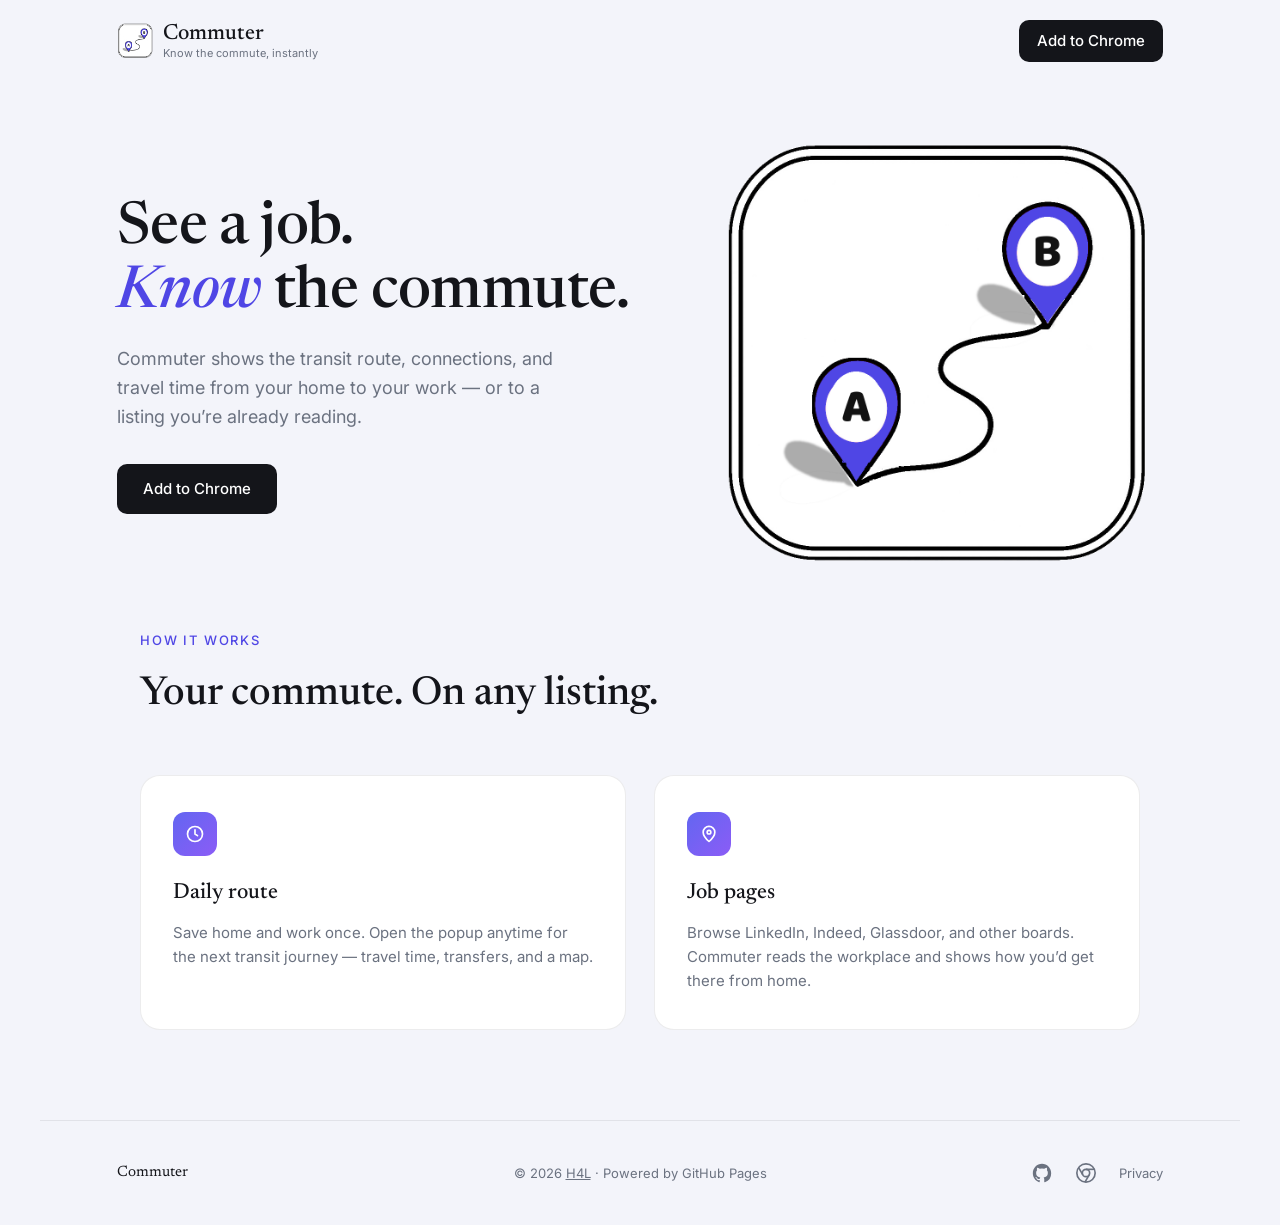
<file: docs/index.html>
<!DOCTYPE html>
<html lang="en">
<head>
  <meta charset="UTF-8" />
  <meta name="viewport" content="width=device-width, initial-scale=1.0" />
  <title>Commuter — Know the commute, instantly</title>
  <meta name="description" content="Commuter shows the transit route, connections, and travel time from your home to your work — or to a job you're viewing." />
  <meta name="theme-color" content="#6366F1" />
  <link rel="icon" href="favicon.png" type="image/png" sizes="32x32" />
  <link rel="apple-touch-icon" href="apple-touch-icon.png" />
  <link rel="preconnect" href="https://fonts.googleapis.com" />
  <link rel="preconnect" href="https://fonts.gstatic.com" crossorigin />
  <link href="https://fonts.googleapis.com/css2?family=Inter:wght@400;500;600&family=Newsreader:ital,opsz,wght@0,6..72,500;0,6..72,600;1,6..72,500&display=swap" rel="stylesheet" />
  <!--
    Replace every chromewebstore.google.com URL with your live listing once published.
  -->
  <style>
    :root {
      --indigo: #6366F1;
      --indigo-deep: #4F46E5;
      --violet: #8B5CF6;
      --ink: #14151A;
      --muted: #6B7280;
      --paper: #F3F4FA;
      --card: #FFFFFF;
      --line: rgba(20, 21, 26, 0.08);
    }
    * { margin: 0; padding: 0; box-sizing: border-box; }
    html { scroll-behavior: smooth; }
    body {
      font-family: "Inter", -apple-system, sans-serif;
      background: var(--paper);
      color: var(--ink);
      font-size: 16px;
      line-height: 1.6;
      -webkit-font-smoothing: antialiased;
    }
    .display { font-family: "Newsreader", Georgia, serif; }
    h1, h2, h3 { font-family: "Newsreader", Georgia, serif; }

    nav {
      display: flex;
      align-items: center;
      justify-content: space-between;
      padding: 20px 6vw;
      max-width: 1200px;
      margin: 0 auto;
    }
    .nav-brand { display: flex; align-items: center; gap: 10px; font-weight: 500; font-size: 22px; }
    .brand-text { display: flex; flex-direction: column; line-height: 1.15; }
    .brand-tag { font-size: 11px; color: var(--muted); font-weight: 400; font-family: "Inter", sans-serif; }
    .nav-logo {
      width: 36px; height: 36px;
      display: block;
      object-fit: contain;
    }
    .nav-links { display: flex; gap: 28px; align-items: center; }

    .hero {
      max-width: 1200px;
      margin: 0 auto;
      padding: 6vh 6vw 0;
      display: grid;
      grid-template-columns: 1fr 1fr;
      gap: 6vw;
      align-items: center;
    }
    .hero-visual {
      max-width: 440px;
      justify-self: center;
      width: 100%;
    }
    .hero-visual img {
      width: 100%;
      height: auto;
      display: block;
    }

    h1 {
      font-size: clamp(38px, 4.6vw, 60px);
      font-weight: 500;
      line-height: 1.08;
      letter-spacing: -0.01em;
      margin-bottom: 20px;
    }
    h1 em { font-style: italic; color: var(--indigo-deep); }
    h1 .line2 { white-space: nowrap; }
    .hero-sub {
      font-size: 18px;
      color: var(--muted);
      max-width: 42ch;
      margin-bottom: 32px;
    }
    .btn {
      display: inline-block;
      padding: 13px 26px;
      border-radius: 10px;
      text-decoration: none;
      font-size: 15px;
      font-weight: 500;
      transition: transform 0.12s ease, background 0.15s ease;
    }
    .btn:active { transform: scale(0.98); }
    .btn-primary { background: var(--ink); color: #fff; }
    .btn-primary:hover { background: #2A2B33; }

    .how { padding: 6vh 6vw 10vh; }
    .how-inner { max-width: 1000px; margin: 0 auto; }
    .eyebrow {
      font-size: 13px;
      letter-spacing: 0.14em;
      text-transform: uppercase;
      color: var(--indigo-deep);
      font-weight: 500;
      margin-bottom: 12px;
    }
    h2 {
      font-size: clamp(28px, 3.2vw, 40px);
      font-weight: 500;
      margin-bottom: 48px;
    }
    .split {
      display: grid;
      grid-template-columns: repeat(auto-fit, minmax(280px, 1fr));
      gap: 28px;
    }
    .tool-card {
      background: var(--card);
      border-radius: 20px;
      padding: 36px 32px;
      border: 0.5px solid var(--line);
    }
    .tool-card .icon {
      width: 44px; height: 44px;
      border-radius: 12px;
      background: linear-gradient(135deg, var(--indigo), var(--violet));
      display: flex; align-items: center; justify-content: center;
      margin-bottom: 20px;
    }
    .tool-card h3 {
      font-size: 22px;
      font-weight: 500;
      margin-bottom: 10px;
    }
    .tool-card p { font-size: 15px; color: var(--muted); }

    footer {
      border-top: 0.5px solid var(--line);
      padding: 40px 6vw;
      display: grid;
      grid-template-columns: 1fr auto 1fr;
      align-items: center;
      max-width: 1200px;
      margin: 0 auto;
      font-size: 13px;
      color: var(--muted);
    }
    footer > span:nth-child(2) { text-align: center; }
    footer .footer-links { justify-self: end; }
    footer .display { font-size: 15px; color: var(--ink); }
    .footer-links { display: flex; gap: 22px; }
    .footer-link {
      display: inline-flex;
      align-items: center;
      gap: 7px;
      color: var(--muted);
      text-decoration: none;
      font-size: 13px;
    }
    .footer-link:hover { color: var(--ink); }

    @media (max-width: 760px) {
      .hero { grid-template-columns: 1fr; padding-top: 4vh; }
      .hero-visual { max-width: 280px; order: -1; }
      .brand-tag { display: none; }
      h1 .line2 { white-space: normal; }
      h2 .line2 { display: block; }
      footer {
        grid-template-columns: 1fr;
        gap: 16px;
        text-align: center;
      }
      footer .footer-links { justify-self: center; }
    }
    @media (prefers-reduced-motion: reduce) {
      html { scroll-behavior: auto; }
      .btn { transition: none; }
    }
  </style>
</head>
<body>
  <nav>
    <div class="nav-brand">
      <img class="nav-logo" src="logo.png" alt="" width="36" height="36" />
      <span class="brand-text">
        <span class="display">Commuter</span>
        <span class="brand-tag">Know the commute, instantly</span>
      </span>
    </div>
    <div class="nav-links">
      <a href="https://chromewebstore.google.com/detail/commuter/YOUR_EXTENSION_ID" class="btn btn-primary" style="padding: 9px 18px;">Add to Chrome</a>
    </div>
  </nav>

  <section class="hero">
    <div>
      <h1>See a job.<br><span class="line2"><em>Know</em> the commute.</span></h1>
      <p class="hero-sub">
        Commuter shows the transit route, connections, and travel time from your home to your work — or to a listing you’re already reading.
      </p>
      <a href="https://chromewebstore.google.com/detail/commuter/YOUR_EXTENSION_ID" class="btn btn-primary">Add to Chrome</a>
    </div>
    <div class="hero-visual">
      <img src="logo.png" alt="Commuter logo" width="1024" height="1024" />
    </div>
  </section>

  <section class="how">
    <div class="how-inner">
      <p class="eyebrow">How it works</p>
      <h2>Your commute. <span class="line2">On any listing.</span></h2>
      <div class="split">
        <div class="tool-card">
          <div class="icon" aria-hidden="true">
            <svg width="20" height="20" viewBox="0 0 24 24" fill="none" stroke="#fff" stroke-width="2" stroke-linecap="round" stroke-linejoin="round">
              <circle cx="12" cy="12" r="9" />
              <path d="M12 7v5l3 2" />
            </svg>
          </div>
          <h3>Daily route</h3>
          <p>Save home and work once. Open the popup anytime for the next transit journey — travel time, transfers, and a map.</p>
        </div>
        <div class="tool-card">
          <div class="icon" aria-hidden="true">
            <svg width="20" height="20" viewBox="0 0 24 24" fill="none" stroke="#fff" stroke-width="2" stroke-linecap="round" stroke-linejoin="round">
              <path d="M12 21s7-6.2 7-11.2A7 7 0 0 0 5 9.8C5 14.8 12 21 12 21Z" />
              <circle cx="12" cy="9.8" r="2.2" />
            </svg>
          </div>
          <h3>Job pages</h3>
          <p>Browse LinkedIn, Indeed, Glassdoor, and other boards. Commuter reads the workplace and shows how you’d get there from home.</p>
        </div>
      </div>
    </div>
  </section>

  <footer>
    <span class="display">Commuter</span>
    <span>© 2026 <a href="https://h4l-git.github.io/" class="footer-link" style="text-decoration: underline;">H4L</a> · Powered by GitHub Pages</span>
    <div class="footer-links">
      <a href="https://github.com/h4l-git/commuter" class="footer-link" aria-label="GitHub repository">
        <svg width="22" height="22" viewBox="0 0 24 24" fill="currentColor" aria-hidden="true"><path d="M12 2C6.48 2 2 6.58 2 12.25c0 4.53 2.87 8.37 6.84 9.73.5.09.68-.22.68-.49 0-.24-.01-.88-.01-1.73-2.78.62-3.37-1.37-3.37-1.37-.45-1.18-1.11-1.5-1.11-1.5-.91-.63.07-.62.07-.62 1 .07 1.53 1.06 1.53 1.06.89 1.57 2.34 1.11 2.91.85.09-.66.35-1.11.63-1.37-2.22-.26-4.56-1.14-4.56-5.07 0-1.12.39-2.03 1.03-2.75-.1-.26-.45-1.3.1-2.71 0 0 .84-.28 2.75 1.05a9.34 9.34 0 0 1 5 0c1.91-1.33 2.75-1.05 2.75-1.05.55 1.41.2 2.45.1 2.71.64.72 1.03 1.63 1.03 2.75 0 3.94-2.34 4.8-4.57 5.06.36.32.68.94.68 1.9 0 1.37-.01 2.47-.01 2.81 0 .27.18.59.69.49A10.05 10.05 0 0 0 22 12.25C22 6.58 17.52 2 12 2Z"></path></svg>
      </a>
      <a href="https://chromewebstore.google.com/detail/commuter/YOUR_EXTENSION_ID" class="footer-link" aria-label="Chrome Web Store">
        <svg width="22" height="22" viewBox="0 0 24 24" fill="none" stroke="currentColor" stroke-width="1.8" aria-hidden="true"><circle cx="12" cy="12" r="10"></circle><circle cx="12" cy="12" r="4"></circle><path d="M21.17 8H12"></path><path d="M3.95 6.06 8.54 14"></path><path d="M10.88 21.94 15.46 14"></path></svg>
      </a>
      <a href="privacy.html" class="footer-link">Privacy</a>
    </div>
  </footer>
</body>
</html>
</file>
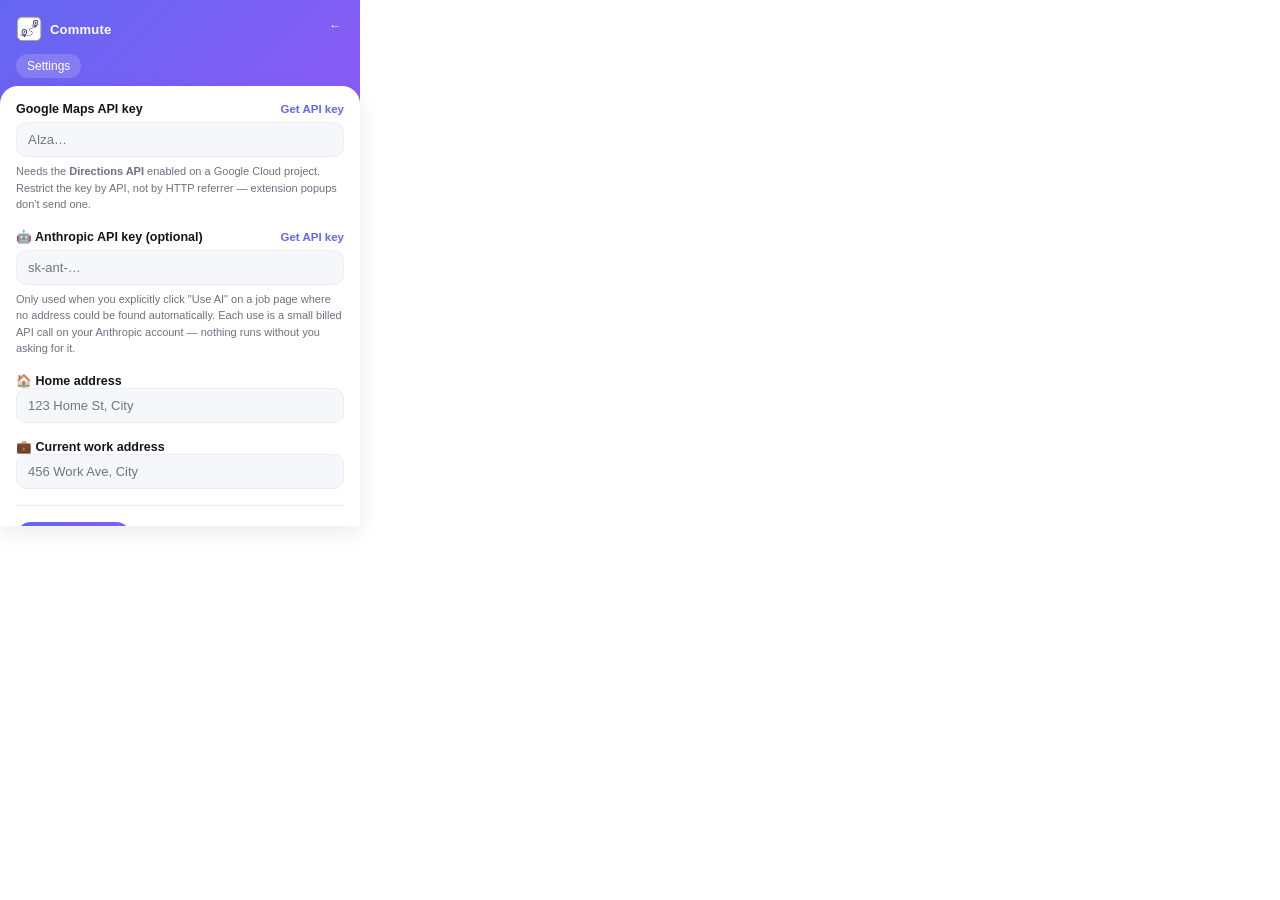
<file: options.html>
<!doctype html>
<html>
<head>
  <meta charset="utf-8" />
  <title>Commute — Settings</title>
  <link rel="stylesheet" href="popup.css" />
  <link rel="stylesheet" href="options.css" />
</head>
<body>
  <header>
    <div class="actions">
      <button id="back" title="Back">←</button>
    </div>
    <div class="brand">
      <img class="brand-icon" src="icons/icon48.png" alt="" />
      <div class="brand-title">Commute</div>
    </div>
    <div class="route-pill">Settings</div>
  </header>

  <div class="sheet">
    <div class="field">
      <div class="field-label-row">
        <label for="apiKey">Google Maps API key</label>
        <a
          class="get-key"
          href="https://console.cloud.google.com/google/maps-apis/credentials"
          target="_blank"
          rel="noopener noreferrer"
        >Get API key</a>
      </div>
      <input id="apiKey" type="text" placeholder="AIza…" autocomplete="off" />
      <p class="hint">
        Needs the <strong>Directions API</strong> enabled on a Google Cloud project.
        Restrict the key by API, not by HTTP referrer — extension popups don't send one.
      </p>
    </div>

    <div class="field">
      <div class="field-label-row">
        <label for="aiApiKey">🤖 Anthropic API key (optional)</label>
        <a
          class="get-key"
          href="https://console.anthropic.com/settings/keys"
          target="_blank"
          rel="noopener noreferrer"
        >Get API key</a>
      </div>
      <input id="aiApiKey" type="text" placeholder="sk-ant-…" autocomplete="off" />
      <p class="hint">
        Only used when you explicitly click "Use AI" on a job page where no address
        could be found automatically. Each use is a small billed API call on your
        Anthropic account — nothing runs without you asking for it.
      </p>
    </div>

    <div class="field">
      <label for="home">🏠 Home address</label>
      <input id="home" type="text" placeholder="123 Home St, City" />
    </div>

    <div class="field">
      <label for="work">💼 Current work address</label>
      <input id="work" type="text" placeholder="456 Work Ave, City" />
    </div>

    <div class="footer">
      <button id="save" class="btn">Save changes</button>
      <span id="status"></span>
    </div>
  </div>

  <script src="options.js"></script>
</body>
</html>
</file>
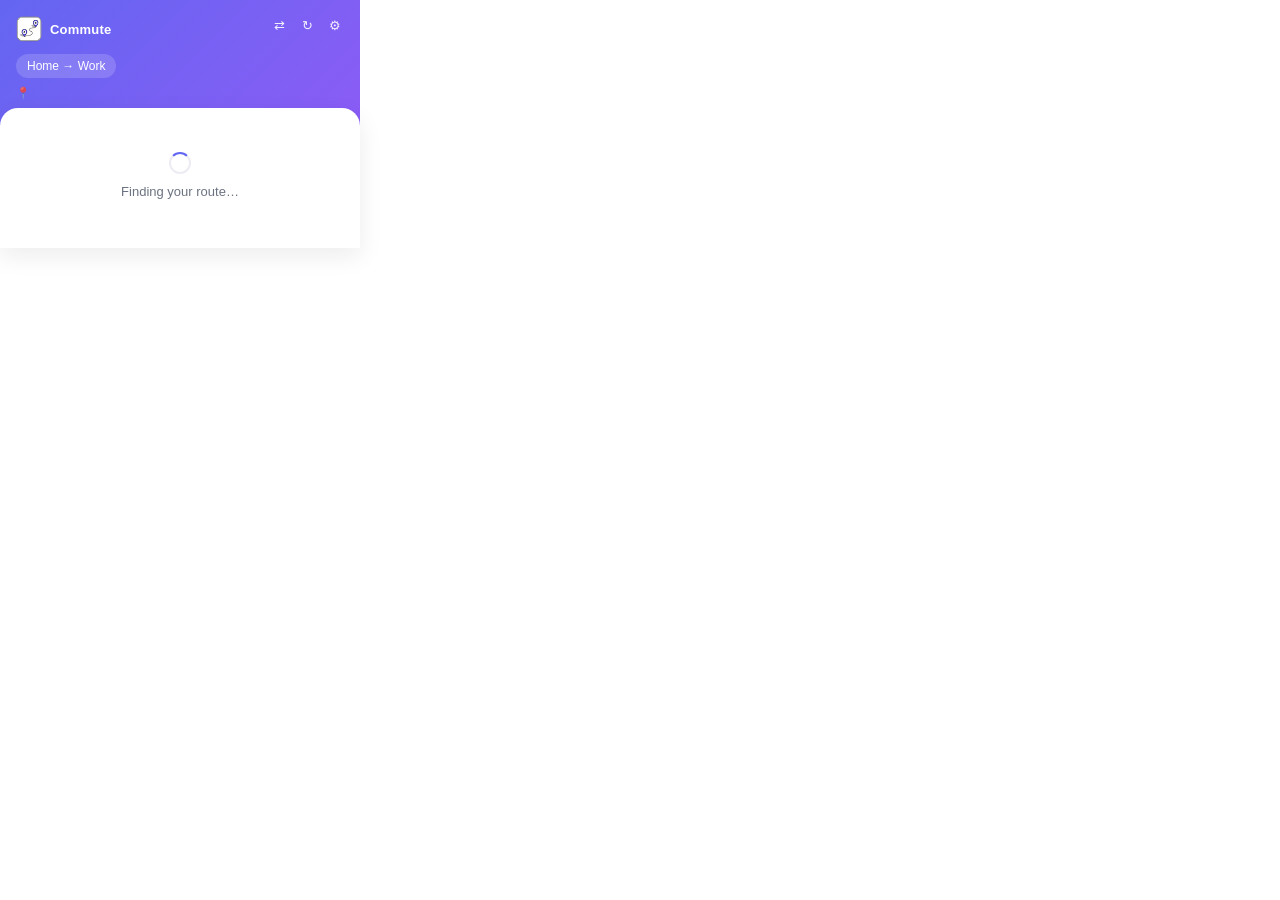
<file: popup.html>
<!doctype html>
<html>
<head>
  <meta charset="utf-8" />
  <title>Commute Route</title>
  <link rel="stylesheet" href="popup.css" />
</head>
<body>
  <header>
    <div class="actions">
      <button id="swap" title="Reverse direction">⇄</button>
      <button id="refresh" title="Refresh">↻</button>
      <button id="settings" title="Settings">⚙</button>
    </div>
    <div class="brand">
      <img class="brand-icon" src="icons/icon48.png" alt="" />
      <div class="brand-title">Commute</div>
    </div>
    <div class="route-pill" id="routeLabel">Home → Work</div>
    <div class="job-pill" id="jobPill" hidden>📍 <span id="jobPillText"></span></div>
  </header>

  <div id="content" class="sheet">
    <div class="state" id="loadingState">
      <div class="spinner"></div>
      <p>Finding your route…</p>
    </div>
  </div>

  <script src="popup.js"></script>
</body>
</html>
</file>
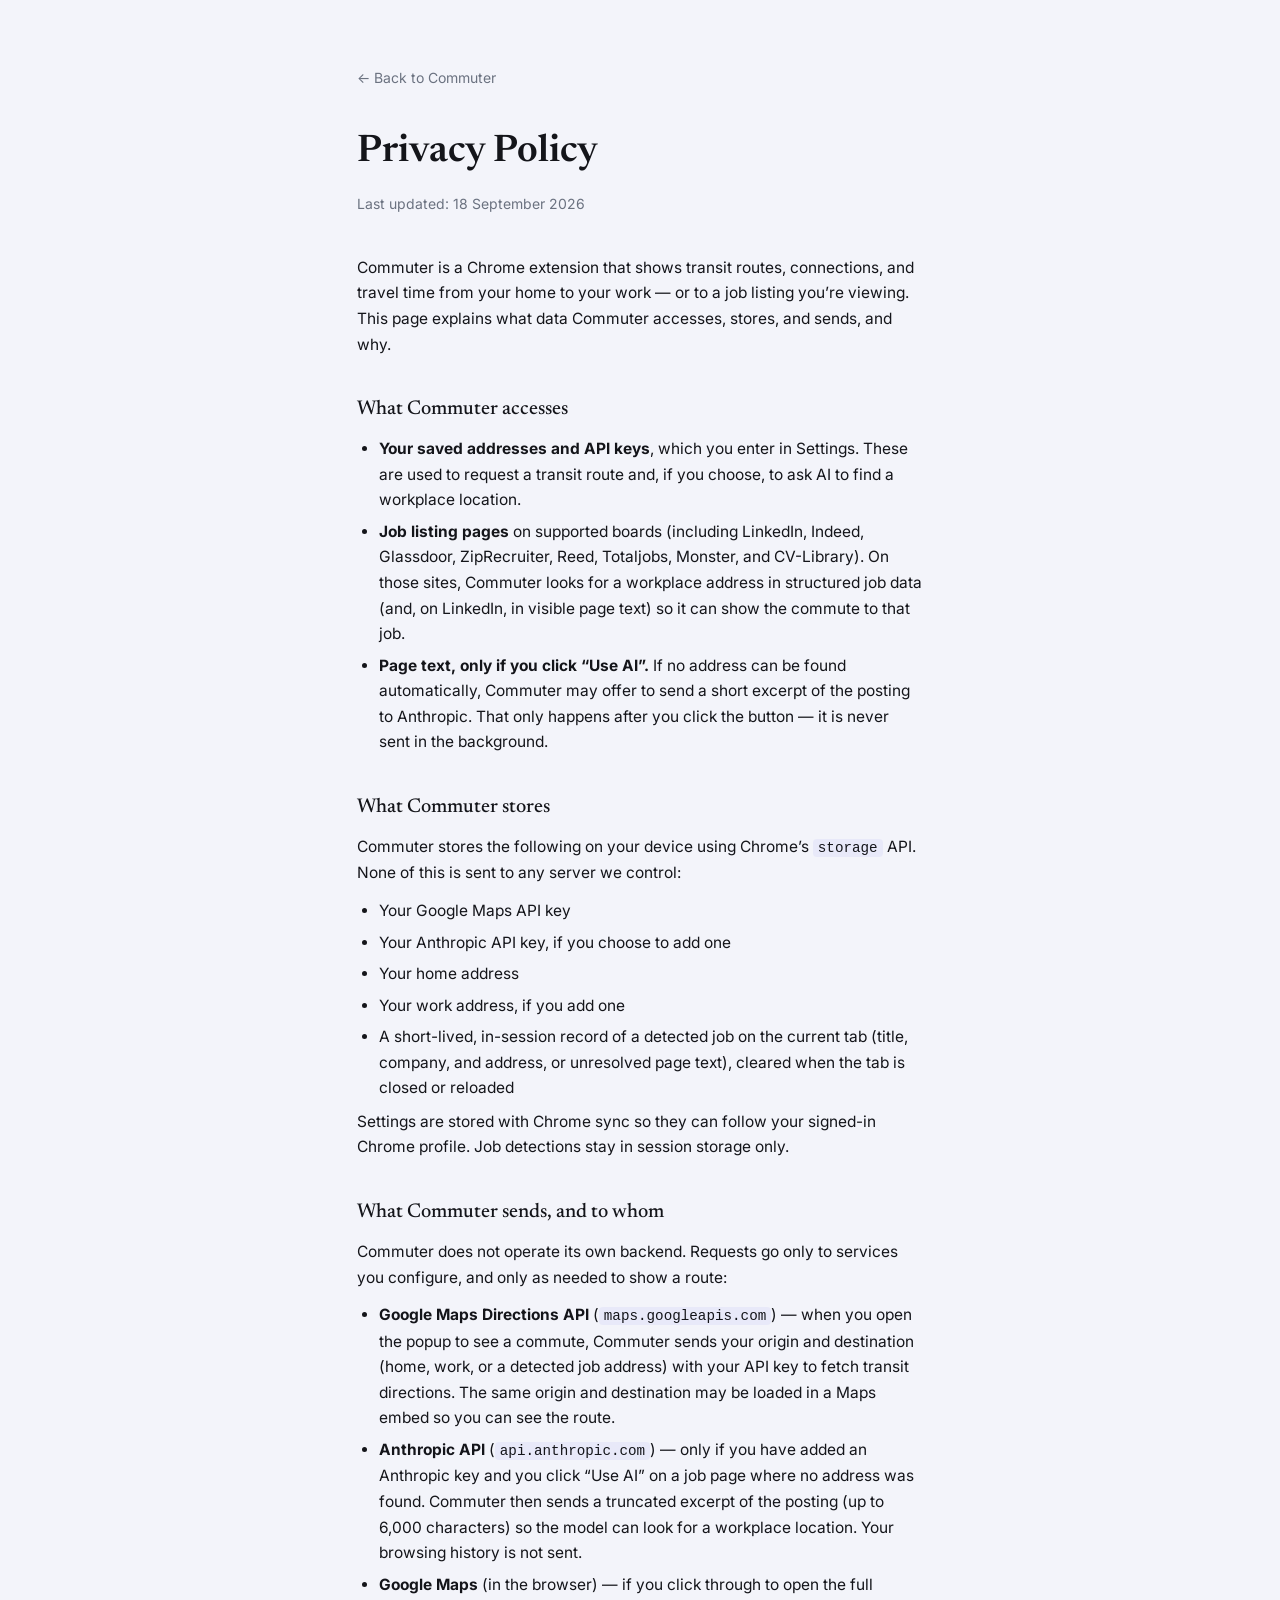
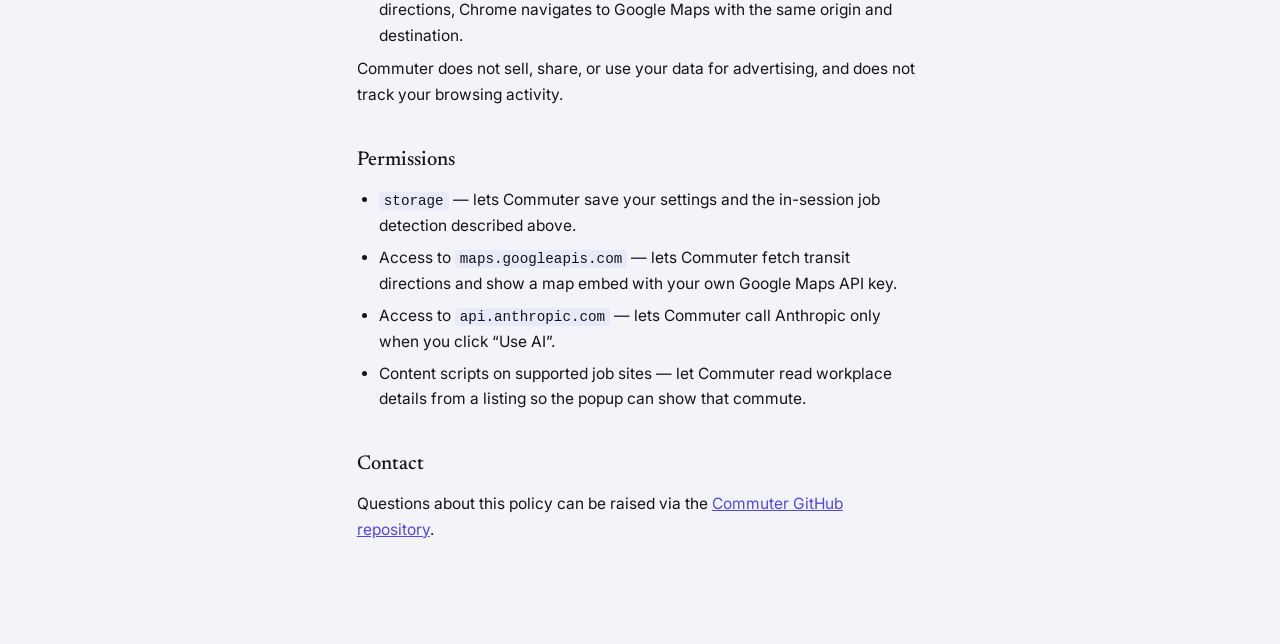
<file: docs/privacy.html>
<!DOCTYPE html>
<html lang="en">
<head>
  <meta charset="UTF-8" />
  <meta name="viewport" content="width=device-width, initial-scale=1.0" />
  <title>Commuter — Privacy Policy</title>
  <meta name="description" content="Privacy policy for the Commuter Chrome extension." />
  <meta name="theme-color" content="#6366F1" />
  <link rel="icon" href="favicon.png" type="image/png" sizes="32x32" />
  <link rel="apple-touch-icon" href="apple-touch-icon.png" />
  <link rel="preconnect" href="https://fonts.googleapis.com" />
  <link rel="preconnect" href="https://fonts.gstatic.com" crossorigin />
  <link href="https://fonts.googleapis.com/css2?family=Inter:wght@400;500;600&family=Newsreader:ital,opsz,wght@0,6..72,500;0,6..72,600;1,6..72,500&display=swap" rel="stylesheet" />
  <style>
    :root {
      --indigo: #6366F1;
      --indigo-deep: #4F46E5;
      --ink: #14151A;
      --muted: #6B7280;
      --paper: #F3F4FA;
      --line: rgba(20, 21, 26, 0.08);
    }
    * { margin: 0; padding: 0; box-sizing: border-box; }
    body {
      font-family: "Inter", -apple-system, sans-serif;
      background: var(--paper);
      color: var(--ink);
      font-size: 16px;
      line-height: 1.65;
      -webkit-font-smoothing: antialiased;
    }
    h1, h2 { font-family: "Newsreader", Georgia, serif; }
    main {
      max-width: 720px;
      margin: 0 auto;
      padding: 64px 6vw 96px;
    }
    a { color: var(--indigo-deep); }
    .back {
      display: inline-block;
      margin-bottom: 32px;
      color: var(--muted);
      text-decoration: none;
      font-size: 14px;
    }
    .back:hover { color: var(--ink); }
    h1 {
      font-weight: 600;
      font-size: clamp(28px, 4vw, 38px);
      margin-bottom: 8px;
    }
    .updated {
      color: var(--muted);
      font-size: 14px;
      margin-bottom: 40px;
    }
    h2 {
      font-weight: 500;
      font-size: 20px;
      margin-top: 36px;
      margin-bottom: 10px;
    }
    p, li { color: var(--ink); font-size: 15.5px; }
    p { margin-bottom: 12px; }
    ul { padding-left: 22px; margin: 8px 0; }
    li { margin-bottom: 6px; }
    code {
      font-size: 0.92em;
      background: rgba(99, 102, 241, 0.08);
      padding: 1px 5px;
      border-radius: 4px;
      white-space: nowrap;
    }
  </style>
</head>
<body>
  <main>
    <a class="back" href="index.html">← Back to Commuter</a>
    <h1>Privacy Policy</h1>
    <p class="updated">Last updated: 18 September 2026</p>

    <p>Commuter is a Chrome extension that shows transit routes, connections, and travel time from your home to your work — or to a job listing you’re viewing. This page explains what data Commuter accesses, stores, and sends, and why.</p>

    <h2>What Commuter accesses</h2>
    <ul>
      <li><strong>Your saved addresses and API keys</strong>, which you enter in Settings. These are used to request a transit route and, if you choose, to ask AI to find a workplace location.</li>
      <li><strong>Job listing pages</strong> on supported boards (including LinkedIn, Indeed, Glassdoor, ZipRecruiter, Reed, Totaljobs, Monster, and CV-Library). On those sites, Commuter looks for a workplace address in structured job data (and, on LinkedIn, in visible page text) so it can show the commute to that job.</li>
      <li><strong>Page text, only if you click “Use AI”.</strong> If no address can be found automatically, Commuter may offer to send a short excerpt of the posting to Anthropic. That only happens after you click the button — it is never sent in the background.</li>
    </ul>

    <h2>What Commuter stores</h2>
    <p>Commuter stores the following on your device using Chrome’s <code>storage</code> API. None of this is sent to any server we control:</p>
    <ul>
      <li>Your Google Maps API key</li>
      <li>Your Anthropic API key, if you choose to add one</li>
      <li>Your home address</li>
      <li>Your work address, if you add one</li>
      <li>A short-lived, in-session record of a detected job on the current tab (title, company, and address, or unresolved page text), cleared when the tab is closed or reloaded</li>
    </ul>
    <p>Settings are stored with Chrome sync so they can follow your signed-in Chrome profile. Job detections stay in session storage only.</p>

    <h2>What Commuter sends, and to whom</h2>
    <p>Commuter does not operate its own backend. Requests go only to services you configure, and only as needed to show a route:</p>
    <ul>
      <li><strong>Google Maps Directions API</strong> (<code>maps.googleapis.com</code>) — when you open the popup to see a commute, Commuter sends your origin and destination (home, work, or a detected job address) with your API key to fetch transit directions. The same origin and destination may be loaded in a Maps embed so you can see the route.</li>
      <li><strong>Anthropic API</strong> (<code>api.anthropic.com</code>) — only if you have added an Anthropic key and you click “Use AI” on a job page where no address was found. Commuter then sends a truncated excerpt of the posting (up to 6,000 characters) so the model can look for a workplace location. Your browsing history is not sent.</li>
      <li><strong>Google Maps</strong> (in the browser) — if you click through to open the full directions, Chrome navigates to Google Maps with the same origin and destination.</li>
    </ul>
    <p>Commuter does not sell, share, or use your data for advertising, and does not track your browsing activity.</p>

    <h2>Permissions</h2>
    <ul>
      <li><code>storage</code> — lets Commuter save your settings and the in-session job detection described above.</li>
      <li>Access to <code>maps.googleapis.com</code> — lets Commuter fetch transit directions and show a map embed with your own Google Maps API key.</li>
      <li>Access to <code>api.anthropic.com</code> — lets Commuter call Anthropic only when you click “Use AI”.</li>
      <li>Content scripts on supported job sites — let Commuter read workplace details from a listing so the popup can show that commute.</li>
    </ul>

    <h2>Contact</h2>
    <p>Questions about this policy can be raised via the <a href="https://github.com/h4l-git/commuter">Commuter GitHub repository</a>.</p>
  </main>
</body>
</html>
</file>
<file: popup.css>
:root {
  color-scheme: light dark;
  --bg: #ffffff;
  --bg-alt: #f6f7fb;
  --text: #14151a;
  --text-muted: #6b7280;
  --border: #ececf2;
  --accent-1: #6366f1;
  --accent-2: #8b5cf6;
  --danger-bg: #fef2f2;
  --danger-fg: #b91c1c;
  --shadow: 0 8px 24px rgba(20, 21, 26, 0.08);
  --overlay-hover: rgba(255, 255, 255, 0.2);
}

@media (prefers-color-scheme: dark) {
  :root {
    --bg: #17181f;
    --bg-alt: #1f2029;
    --text: #f2f2f6;
    --text-muted: #9497a8;
    --border: #2b2c37;
    --danger-bg: #3a1c1c;
    --danger-fg: #fca5a5;
    --shadow: 0 8px 24px rgba(0, 0, 0, 0.35);
  }
}

* {
  box-sizing: border-box;
}

body {
  font-family: -apple-system, BlinkMacSystemFont, "Segoe UI", Roboto, sans-serif;
  width: 360px;
  margin: 0;
  color: var(--text);
  background: var(--bg);
}

header {
  position: relative;
  background: linear-gradient(135deg, var(--accent-1), var(--accent-2));
  color: white;
  padding: 16px 16px 30px;
}

.brand {
  display: flex;
  align-items: center;
  gap: 8px;
}

.brand-icon {
  width: 26px;
  height: 26px;
  border-radius: 7px;
  display: block;
  object-fit: cover;
}

.brand-title {
  font-size: 13px;
  font-weight: 600;
  letter-spacing: 0.2px;
}

.route-pill {
  margin-top: 12px;
  display: inline-flex;
  align-items: center;
  gap: 6px;
  background: rgba(255, 255, 255, 0.16);
  padding: 5px 11px;
  border-radius: 20px;
  font-size: 12px;
  font-weight: 500;
}

.job-pill {
  margin-top: 8px;
  display: flex;
  align-items: center;
  gap: 4px;
  font-size: 11.5px;
  color: rgba(255, 255, 255, 0.85);
  max-width: 100%;
  overflow: hidden;
  text-overflow: ellipsis;
  white-space: nowrap;
}

.use-saved-link {
  display: block;
  text-align: center;
  margin-top: 4px;
  font-size: 11.5px;
  color: var(--text-muted);
  text-decoration: underline;
  cursor: pointer;
  background: none;
  border: none;
  padding: 4px;
  width: 100%;
}

.use-saved-link:hover {
  color: var(--text);
}

.actions {
  position: absolute;
  top: 12px;
  right: 12px;
  display: flex;
  gap: 2px;
}

.actions button {
  width: 26px;
  height: 26px;
  border-radius: 8px;
  background: transparent;
  border: none;
  color: #fff;
  opacity: 0.9;
  cursor: pointer;
  font-size: 13px;
  display: flex;
  align-items: center;
  justify-content: center;
  transition: background 0.15s ease, opacity 0.15s ease;
}

.actions button:hover {
  background: var(--overlay-hover);
  opacity: 1;
}

.sheet {
  background: var(--bg);
  border-radius: 18px 18px 0 0;
  margin-top: -22px;
  box-shadow: var(--shadow);
  padding: 16px;
  min-height: 140px;
  max-height: 440px;
  overflow-y: auto;
  position: relative;
}

.sheet::-webkit-scrollbar {
  width: 8px;
}

.sheet::-webkit-scrollbar-track {
  background: transparent;
}

.sheet::-webkit-scrollbar-thumb {
  background: var(--border);
  border-radius: 4px;
}

.sheet::-webkit-scrollbar-thumb:hover {
  background: var(--text-muted);
}

.state {
  display: flex;
  flex-direction: column;
  align-items: center;
  justify-content: center;
  text-align: center;
  gap: 10px;
  padding: 28px 12px;
  color: var(--text-muted);
  font-size: 13px;
}

.state .state-icon {
  font-size: 28px;
}

.state p {
  margin: 0;
}

.state strong {
  color: var(--text);
  font-size: 13.5px;
}

.state.error {
  background: var(--danger-bg);
  color: var(--danger-fg);
  border-radius: 12px;
}

.spinner {
  width: 22px;
  height: 22px;
  border: 2.5px solid var(--border);
  border-top-color: var(--accent-1);
  border-radius: 50%;
  animation: spin 0.7s linear infinite;
}

@keyframes spin {
  to {
    transform: rotate(360deg);
  }
}

.btn {
  border: none;
  cursor: pointer;
  font-size: 12.5px;
  font-weight: 600;
  border-radius: 20px;
  padding: 8px 16px;
  background: linear-gradient(135deg, var(--accent-1), var(--accent-2));
  color: white;
  transition: transform 0.1s ease, opacity 0.15s ease;
}

.btn:hover {
  opacity: 0.92;
}

.btn:active {
  transform: scale(0.97);
}

.btn-outline {
  background: transparent;
  border: 1.5px solid var(--accent-1);
  color: var(--accent-1);
}

.summary-card {
  background: var(--bg-alt);
  border-radius: 14px;
  padding: 14px 16px;
  margin-bottom: 12px;
}

.summary-time {
  font-size: 19px;
  font-weight: 700;
  letter-spacing: -0.2px;
}

.summary-meta {
  margin-top: 3px;
  font-size: 12px;
  color: var(--text-muted);
}

.map-frame {
  width: 100%;
  height: 170px;
  border-radius: 12px;
  overflow: hidden;
  margin-bottom: 12px;
}

.map-frame iframe {
  width: 100%;
  height: 100%;
  display: block;
}

.steps {
  display: flex;
  flex-direction: column;
}

.step {
  display: flex;
  gap: 10px;
  padding: 10px 0;
  border-top: 1px solid var(--border);
  font-size: 12.5px;
}

.step:first-child {
  border-top: none;
  padding-top: 2px;
}

.step-icon {
  flex: 0 0 auto;
  width: 30px;
  height: 30px;
  border-radius: 50%;
  display: flex;
  align-items: center;
  justify-content: center;
  font-size: 14px;
  color: white;
}

.step-body {
  min-width: 0;
}

.step-body strong {
  display: block;
  margin-bottom: 2px;
  font-weight: 600;
  overflow: hidden;
  text-overflow: ellipsis;
  white-space: nowrap;
}

.step-meta {
  color: var(--text-muted);
  line-height: 1.4;
}

.link-out {
  display: flex;
  align-items: center;
  justify-content: center;
  gap: 6px;
  margin-top: 14px;
  padding: 10px;
  border-radius: 12px;
  background: var(--bg-alt);
  color: var(--text);
  font-size: 12.5px;
  font-weight: 600;
  text-decoration: none;
  transition: background 0.15s ease;
}

.link-out:hover {
  background: var(--border);
}
</file>
<file: options.css>
.field {
  margin-bottom: 16px;
}

.field:last-of-type {
  margin-bottom: 0;
}

.field-label-row {
  display: flex;
  align-items: baseline;
  justify-content: space-between;
  gap: 8px;
  margin-bottom: 6px;
}

label {
  display: block;
  font-size: 12.5px;
  font-weight: 600;
  margin-bottom: 0;
}

.get-key {
  flex-shrink: 0;
  font-size: 11.5px;
  font-weight: 600;
  color: var(--accent-1);
  text-decoration: none;
}

.get-key:hover {
  text-decoration: underline;
}

input {
  width: 100%;
  padding: 9px 11px;
  font-size: 13px;
  border: 1px solid var(--border);
  border-radius: 10px;
  background: var(--bg-alt);
  color: var(--text);
  transition: border-color 0.15s ease, box-shadow 0.15s ease;
}

input:focus {
  outline: none;
  border-color: var(--accent-1);
  box-shadow: 0 0 0 3px rgba(99, 102, 241, 0.15);
}

.hint {
  font-size: 11px;
  color: var(--text-muted);
  margin: 6px 0 0;
  line-height: 1.5;
}

.footer {
  display: flex;
  align-items: center;
  gap: 12px;
  margin-top: 4px;
  padding-top: 16px;
  border-top: 1px solid var(--border);
}

#status {
  font-size: 12px;
  color: #16a34a;
  font-weight: 600;
  opacity: 0;
  transition: opacity 0.2s ease;
}

#status.show {
  opacity: 1;
}
</file>
